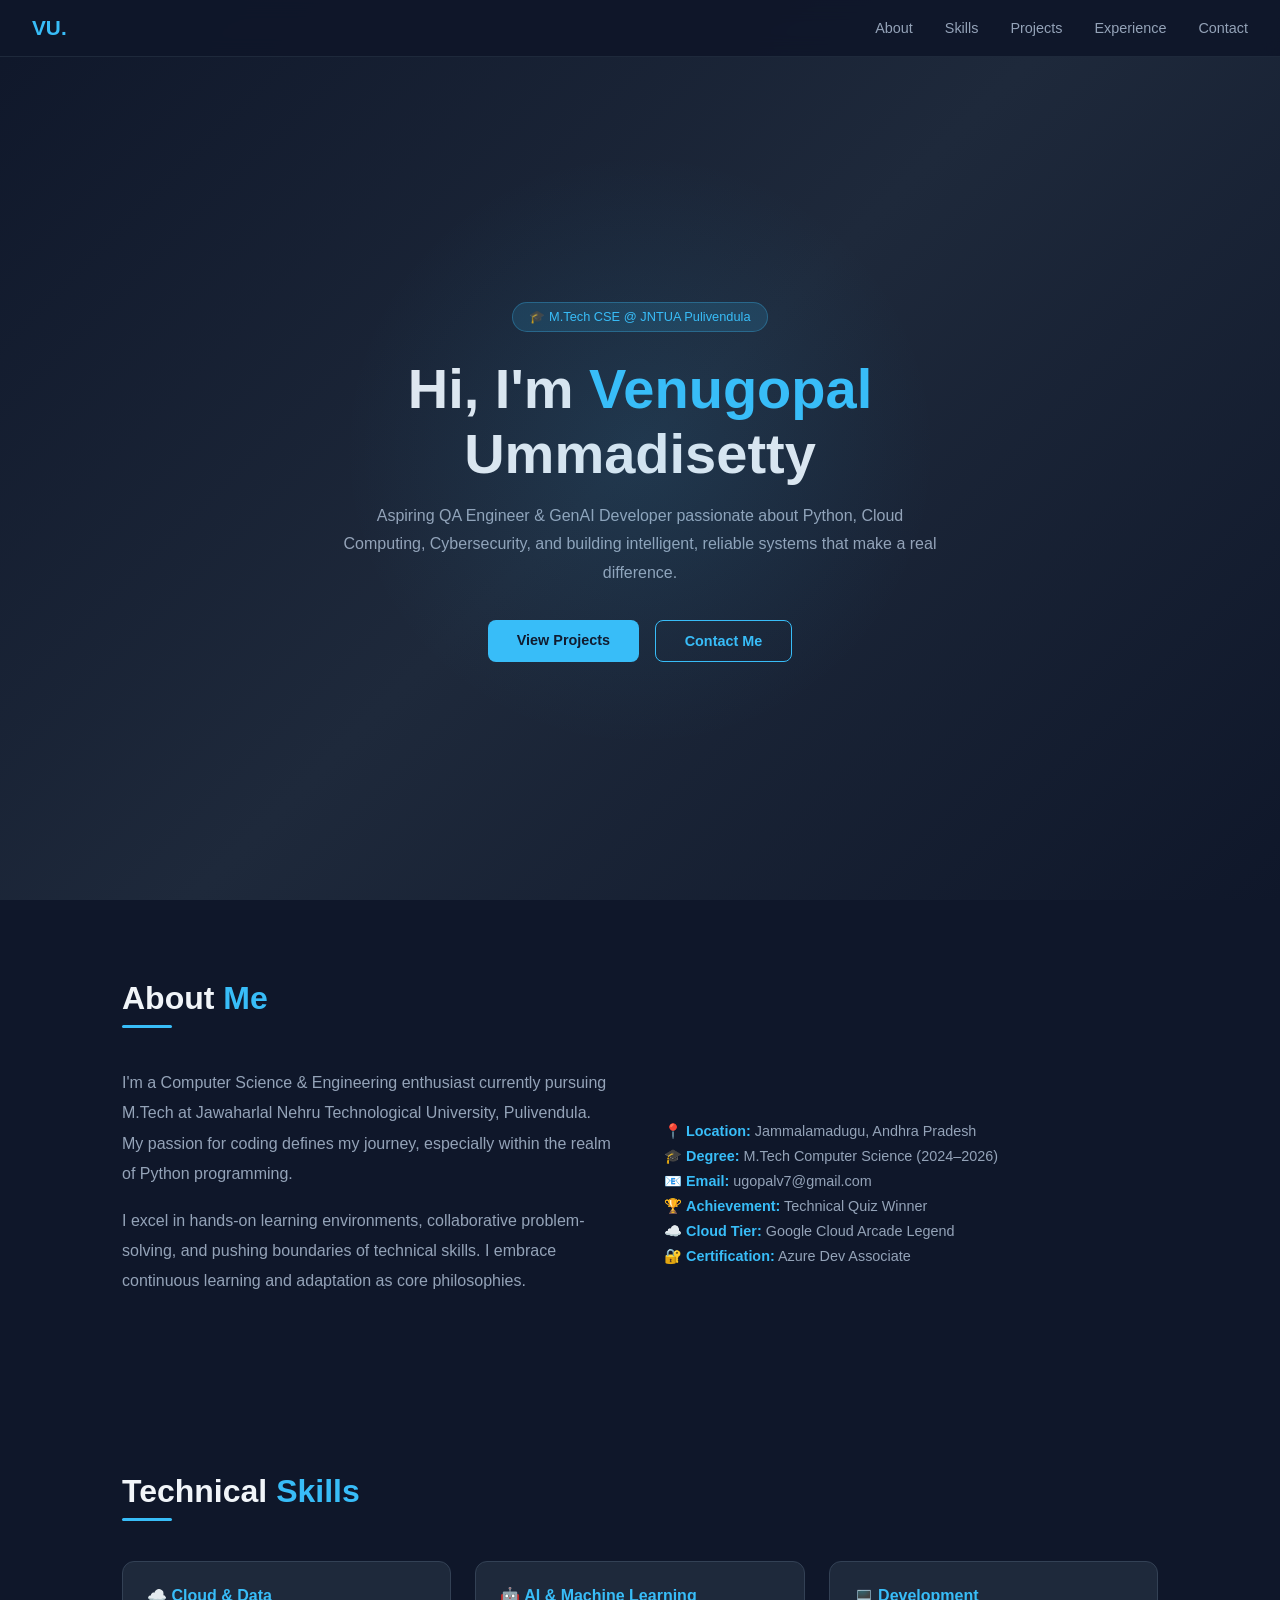
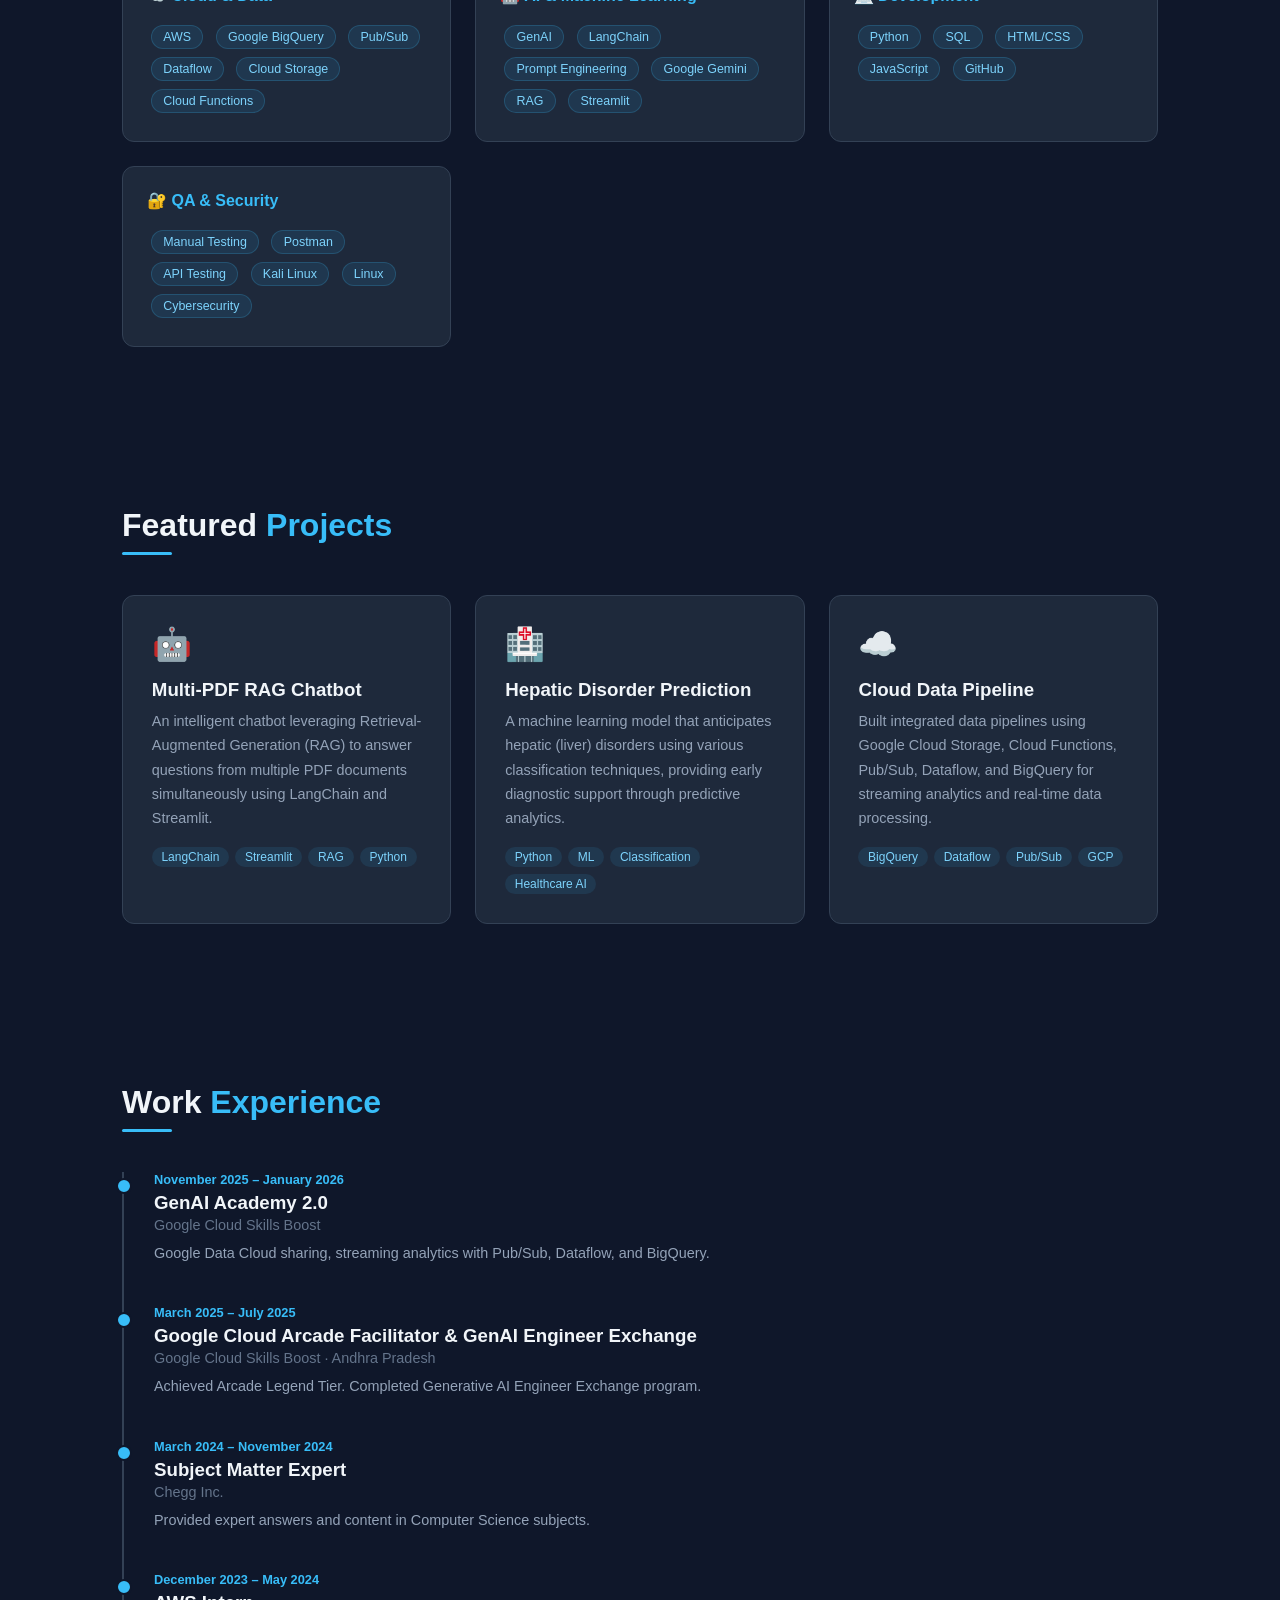
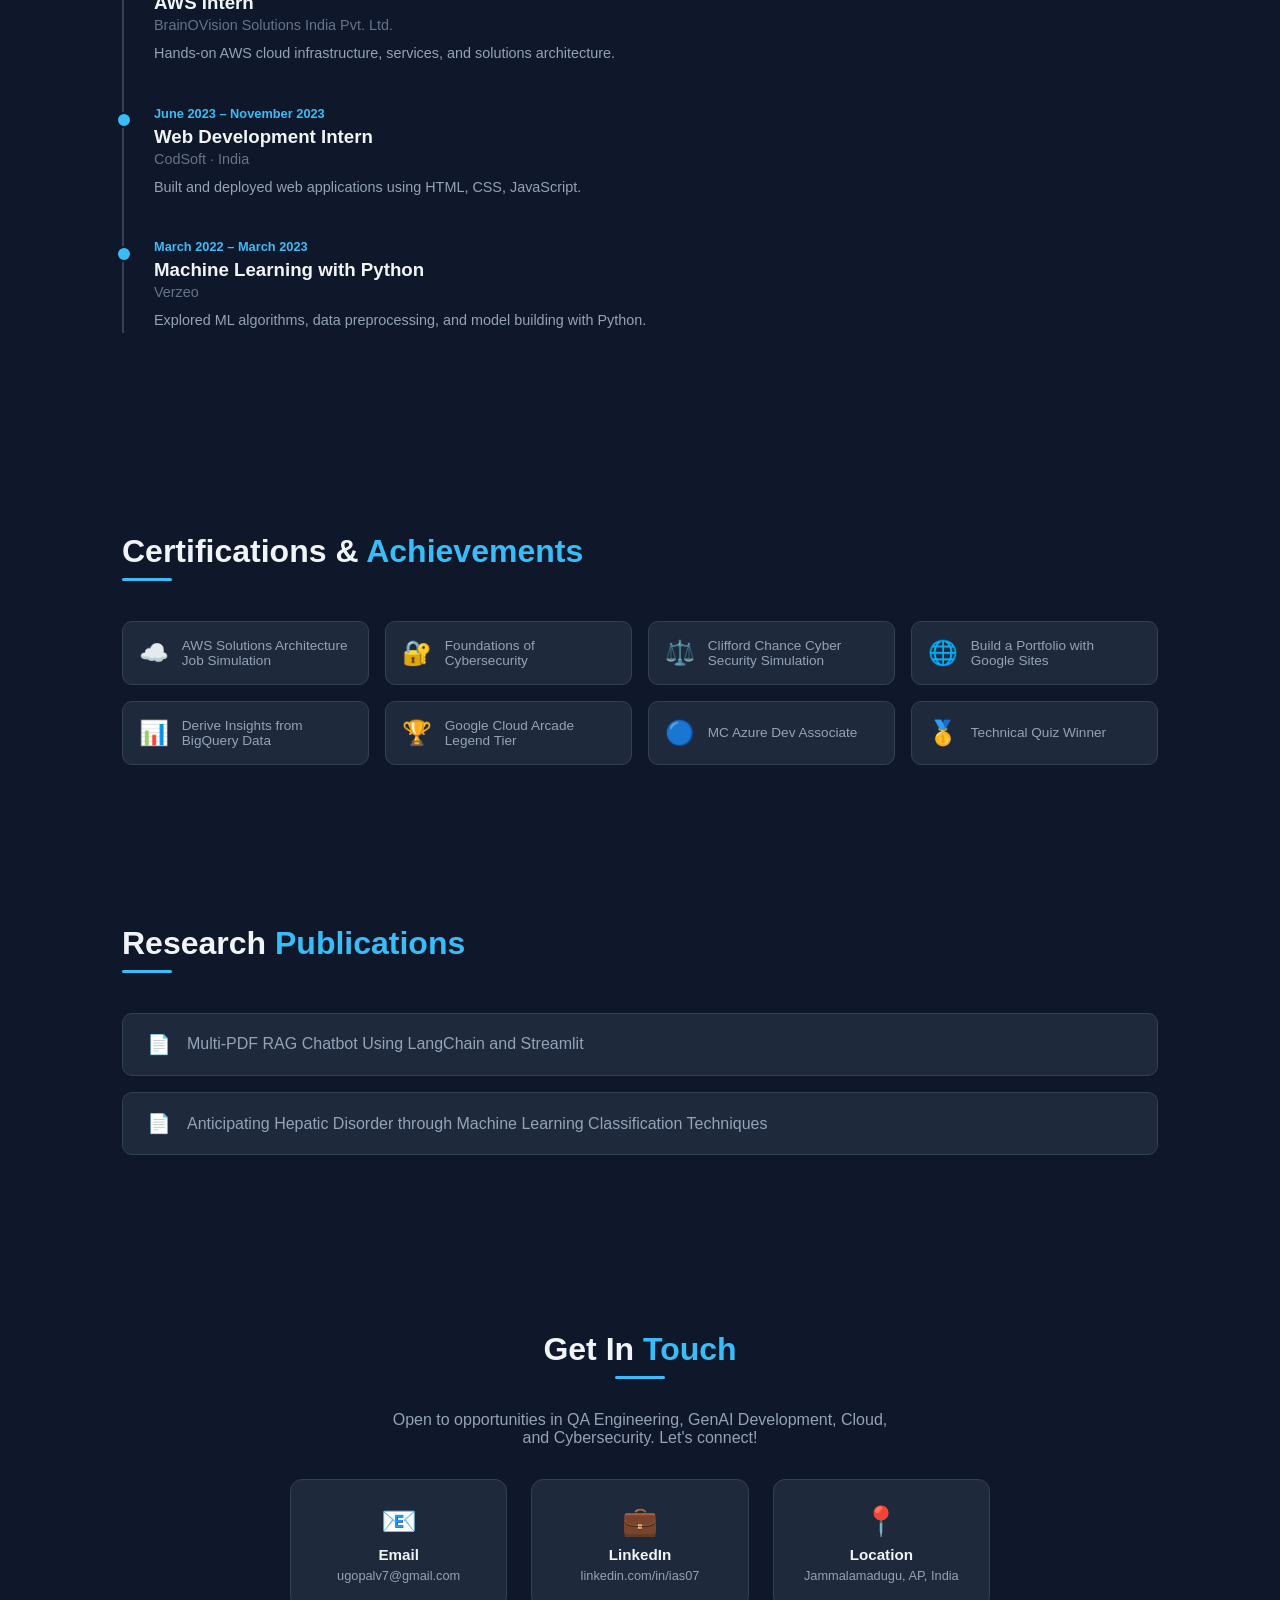
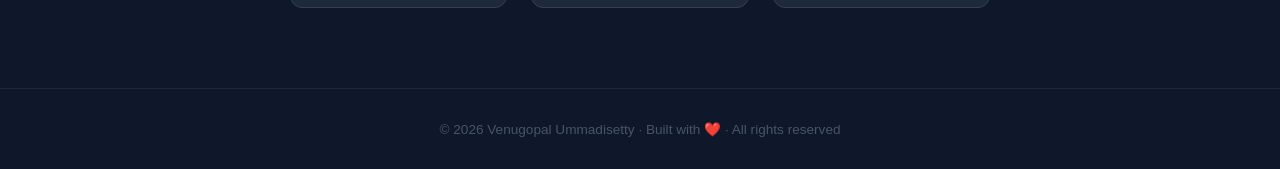
<file: main.html>
<!DOCTYPE html>
<html lang="en">
<head>
  <meta charset="UTF-8"/>
  <meta name="viewport" content="width=device-width, initial-scale=1.0"/>
  <title>Venugopal Ummadisetty | Portfolio</title>
  <style>
    * { margin: 0; padding: 0; box-sizing: border-box; }
    body { font-family: 'Segoe UI', sans-serif; background: #0f172a; color: #e2e8f0; }

    /* NAV */
    nav {
      position: fixed; top: 0; width: 100%;
      background: rgba(15,23,42,0.95);
      backdrop-filter: blur(10px);
      padding: 1rem 2rem;
      display: flex; justify-content: space-between; align-items: center;
      z-index: 1000; border-bottom: 1px solid #1e293b;
    }
    nav .logo { font-size: 1.3rem; font-weight: 700; color: #38bdf8; }
    nav ul { list-style: none; display: flex; gap: 2rem; }
    nav ul a { color: #94a3b8; text-decoration: none; font-size: 0.9rem; transition: color 0.3s; }
    nav ul a:hover { color: #38bdf8; }

    /* HERO */
    #hero {
      min-height: 100vh;
      display: flex; flex-direction: column;
      justify-content: center; align-items: center;
      text-align: center; padding: 6rem 2rem 2rem;
      background: linear-gradient(135deg, #0f172a 0%, #1e293b 50%, #0f172a 100%);
      position: relative; overflow: hidden;
    }
    #hero::before {
      content: '';
      position: absolute; width: 600px; height: 600px;
      background: radial-gradient(circle, rgba(56,189,248,0.1) 0%, transparent 70%);
      top: 50%; left: 50%; transform: translate(-50%, -50%);
    }
    .badge {
      background: rgba(56,189,248,0.15);
      border: 1px solid rgba(56,189,248,0.3);
      color: #38bdf8; padding: 0.4rem 1rem;
      border-radius: 999px; font-size: 0.8rem;
      margin-bottom: 1.5rem; display: inline-block;
    }
    #hero h1 { font-size: clamp(2rem, 5vw, 3.5rem); font-weight: 800; margin-bottom: 1rem; }
    #hero h1 span { color: #38bdf8; }
    #hero p { color: #94a3b8; max-width: 600px; line-height: 1.8; margin-bottom: 2rem; }
    .hero-btns { display: flex; gap: 1rem; flex-wrap: wrap; justify-content: center; }
    .btn {
      padding: 0.75rem 1.8rem; border-radius: 8px;
      font-size: 0.9rem; font-weight: 600;
      text-decoration: none; transition: all 0.3s; cursor: pointer;
    }
    .btn-primary { background: #38bdf8; color: #0f172a; }
    .btn-primary:hover { background: #0ea5e9; transform: translateY(-2px); }
    .btn-outline { border: 1px solid #38bdf8; color: #38bdf8; background: transparent; }
    .btn-outline:hover { background: rgba(56,189,248,0.1); transform: translateY(-2px); }

    /* SECTIONS */
    section { padding: 5rem 2rem; max-width: 1100px; margin: 0 auto; }
    h2.section-title {
      font-size: 2rem; font-weight: 700;
      margin-bottom: 0.5rem; color: #f1f5f9;
    }
    h2.section-title span { color: #38bdf8; }
    .section-line {
      width: 50px; height: 3px;
      background: #38bdf8; margin-bottom: 2.5rem;
      border-radius: 2px;
    }

    /* ABOUT */
    #about .about-grid {
      display: grid; grid-template-columns: 1fr 1fr; gap: 3rem; align-items: center;
    }
    #about p { color: #94a3b8; line-height: 1.9; margin-bottom: 1rem; }
    .info-list { list-style: none; margin-top: 1rem; }
    .info-list li { color: #94a3b8; margin-bottom: 0.5rem; font-size: 0.9rem; }
    .info-list li span { color: #38bdf8; font-weight: 600; }

    /* SKILLS */
    #skills { background: #0f172a; }
    .skills-grid { display: grid; grid-template-columns: repeat(auto-fit, minmax(250px, 1fr)); gap: 1.5rem; }
    .skill-card {
      background: #1e293b; border: 1px solid #334155;
      border-radius: 12px; padding: 1.5rem;
      transition: border-color 0.3s, transform 0.3s;
    }
    .skill-card:hover { border-color: #38bdf8; transform: translateY(-4px); }
    .skill-card h3 { color: #38bdf8; margin-bottom: 1rem; font-size: 1rem; }
    .skill-tag {
      display: inline-block; background: rgba(56,189,248,0.1);
      color: #7dd3fc; border: 1px solid rgba(56,189,248,0.2);
      padding: 0.25rem 0.7rem; border-radius: 999px;
      font-size: 0.78rem; margin: 0.25rem;
    }

    /* PROJECTS */
    .projects-grid { display: grid; grid-template-columns: repeat(auto-fit, minmax(320px, 1fr)); gap: 1.5rem; }
    .project-card {
      background: #1e293b; border: 1px solid #334155;
      border-radius: 12px; padding: 1.8rem;
      transition: border-color 0.3s, transform 0.3s;
    }
    .project-card:hover { border-color: #38bdf8; transform: translateY(-4px); }
    .project-icon { font-size: 2rem; margin-bottom: 1rem; }
    .project-card h3 { color: #f1f5f9; margin-bottom: 0.5rem; }
    .project-card p { color: #94a3b8; font-size: 0.9rem; line-height: 1.7; margin-bottom: 1rem; }
    .project-tags { display: flex; flex-wrap: wrap; gap: 0.4rem; }
    .project-tag {
      background: rgba(56,189,248,0.1); color: #7dd3fc;
      padding: 0.2rem 0.6rem; border-radius: 999px; font-size: 0.75rem;
    }

    /* EXPERIENCE */
    .timeline { position: relative; padding-left: 2rem; }
    .timeline::before {
      content: ''; position: absolute; left: 0; top: 0; bottom: 0;
      width: 2px; background: #334155;
    }
    .timeline-item { position: relative; margin-bottom: 2.5rem; }
    .timeline-item::before {
      content: ''; position: absolute;
      left: -2.4rem; top: 0.4rem;
      width: 12px; height: 12px;
      border-radius: 50%; background: #38bdf8;
      border: 2px solid #0f172a;
    }
    .timeline-item .date {
      color: #38bdf8; font-size: 0.8rem;
      font-weight: 600; margin-bottom: 0.3rem;
    }
    .timeline-item h3 { color: #f1f5f9; margin-bottom: 0.2rem; }
    .timeline-item .company { color: #64748b; font-size: 0.9rem; margin-bottom: 0.5rem; }
    .timeline-item p { color: #94a3b8; font-size: 0.9rem; line-height: 1.7; }

    /* CERTIFICATIONS */
    .cert-grid { display: grid; grid-template-columns: repeat(auto-fit, minmax(200px, 1fr)); gap: 1rem; }
    .cert-card {
      background: #1e293b; border: 1px solid #334155;
      border-radius: 10px; padding: 1rem;
      display: flex; align-items: center; gap: 0.8rem;
      transition: border-color 0.3s;
    }
    .cert-card:hover { border-color: #38bdf8; }
    .cert-icon { font-size: 1.5rem; }
    .cert-card span { color: #94a3b8; font-size: 0.85rem; }

    /* PUBLICATIONS */
    .pub-list { list-style: none; }
    .pub-list li {
      background: #1e293b; border: 1px solid #334155;
      border-radius: 10px; padding: 1.2rem 1.5rem;
      margin-bottom: 1rem; color: #94a3b8;
      display: flex; align-items: center; gap: 1rem;
      transition: border-color 0.3s;
    }
    .pub-list li:hover { border-color: #38bdf8; }
    .pub-list li::before { content: '📄'; font-size: 1.2rem; }

    /* CONTACT */
    #contact { text-align: center; }
    .contact-grid {
      display: grid; grid-template-columns: repeat(auto-fit, minmax(200px, 1fr));
      gap: 1.5rem; margin-top: 2rem;
    }
    .contact-card {
      background: #1e293b; border: 1px solid #334155;
      border-radius: 12px; padding: 1.5rem;
      transition: border-color 0.3s, transform 0.3s;
      text-decoration: none;
    }
    .contact-card:hover { border-color: #38bdf8; transform: translateY(-4px); }
    .contact-card .icon { font-size: 1.8rem; margin-bottom: 0.5rem; }
    .contact-card h3 { color: #f1f5f9; margin-bottom: 0.3rem; font-size: 0.95rem; }
    .contact-card p { color: #94a3b8; font-size: 0.8rem; }

    /* FOOTER */
    footer {
      text-align: center; padding: 2rem;
      border-top: 1px solid #1e293b;
      color: #475569; font-size: 0.85rem;
    }

    @media (max-width: 768px) {
      #about .about-grid { grid-template-columns: 1fr; }
      nav ul { display: none; }
    }
  </style>
</head>
<body>

<!-- NAV -->
<nav>
  <div class="logo">VU.</div>
  <ul>
    <li><a href="#about">About</a></li>
    <li><a href="#skills">Skills</a></li>
    <li><a href="#projects">Projects</a></li>
    <li><a href="#experience">Experience</a></li>
    <li><a href="#contact">Contact</a></li>
  </ul>
</nav>

<!-- HERO -->
<div id="hero">
  <div class="badge">🎓 M.Tech CSE @ JNTUA Pulivendula</div>
  <h1>Hi, I'm <span>Venugopal</span><br/>Ummadisetty</h1>
  <p>
    Aspiring QA Engineer & GenAI Developer passionate about Python, Cloud Computing,
    Cybersecurity, and building intelligent, reliable systems that make a real difference.
  </p>
  <div class="hero-btns">
    <a href="#projects" class="btn btn-primary">View Projects</a>
    <a href="#contact" class="btn btn-outline">Contact Me</a>
  </div>
</div>

<!-- ABOUT -->
<section id="about">
  <h2 class="section-title">About <span>Me</span></h2>
  <div class="section-line"></div>
  <div class="about-grid">
    <div>
      <p>
        I'm a Computer Science & Engineering enthusiast currently pursuing M.Tech at
        Jawaharlal Nehru Technological University, Pulivendula. My passion for coding
        defines my journey, especially within the realm of Python programming.
      </p>
      <p>
        I excel in hands-on learning environments, collaborative problem-solving, and
        pushing boundaries of technical skills. I embrace continuous learning and
        adaptation as core philosophies.
      </p>
    </div>
    <ul class="info-list">
      <li>📍 <span>Location:</span> Jammalamadugu, Andhra Pradesh</li>
      <li>🎓 <span>Degree:</span> M.Tech Computer Science (2024–2026)</li>
      <li>📧 <span>Email:</span> ugopalv7@gmail.com</li>
      <li>🏆 <span>Achievement:</span> Technical Quiz Winner</li>
      <li>☁️ <span>Cloud Tier:</span> Google Cloud Arcade Legend</li>
      <li>🔐 <span>Certification:</span> Azure Dev Associate</li>
    </ul>
  </div>
</section>

<!-- SKILLS -->
<section id="skills">
  <h2 class="section-title">Technical <span>Skills</span></h2>
  <div class="section-line"></div>
  <div class="skills-grid">
    <div class="skill-card">
      <h3>☁️ Cloud & Data</h3>
      <span class="skill-tag">AWS</span>
      <span class="skill-tag">Google BigQuery</span>
      <span class="skill-tag">Pub/Sub</span>
      <span class="skill-tag">Dataflow</span>
      <span class="skill-tag">Cloud Storage</span>
      <span class="skill-tag">Cloud Functions</span>
    </div>
    <div class="skill-card">
      <h3>🤖 AI & Machine Learning</h3>
      <span class="skill-tag">GenAI</span>
      <span class="skill-tag">LangChain</span>
      <span class="skill-tag">Prompt Engineering</span>
      <span class="skill-tag">Google Gemini</span>
      <span class="skill-tag">RAG</span>
      <span class="skill-tag">Streamlit</span>
    </div>
    <div class="skill-card">
      <h3>💻 Development</h3>
      <span class="skill-tag">Python</span>
      <span class="skill-tag">SQL</span>
      <span class="skill-tag">HTML/CSS</span>
      <span class="skill-tag">JavaScript</span>
      <span class="skill-tag">GitHub</span>
    </div>
    <div class="skill-card">
      <h3>🔐 QA & Security</h3>
      <span class="skill-tag">Manual Testing</span>
      <span class="skill-tag">Postman</span>
      <span class="skill-tag">API Testing</span>
      <span class="skill-tag">Kali Linux</span>
      <span class="skill-tag">Linux</span>
      <span class="skill-tag">Cybersecurity</span>
    </div>
  </div>
</section>

<!-- PROJECTS -->
<section id="projects">
  <h2 class="section-title">Featured <span>Projects</span></h2>
  <div class="section-line"></div>
  <div class="projects-grid">
    <div class="project-card">
      <div class="project-icon">🤖</div>
      <h3>Multi-PDF RAG Chatbot</h3>
      <p>
        An intelligent chatbot leveraging Retrieval-Augmented Generation (RAG) to
        answer questions from multiple PDF documents simultaneously using LangChain
        and Streamlit.
      </p>
      <div class="project-tags">
        <span class="project-tag">LangChain</span>
        <span class="project-tag">Streamlit</span>
        <span class="project-tag">RAG</span>
        <span class="project-tag">Python</span>
      </div>
    </div>
    <div class="project-card">
      <div class="project-icon">🏥</div>
      <h3>Hepatic Disorder Prediction</h3>
      <p>
        A machine learning model that anticipates hepatic (liver) disorders using
        various classification techniques, providing early diagnostic support
        through predictive analytics.
      </p>
      <div class="project-tags">
        <span class="project-tag">Python</span>
        <span class="project-tag">ML</span>
        <span class="project-tag">Classification</span>
        <span class="project-tag">Healthcare AI</span>
      </div>
    </div>
    <div class="project-card">
      <div class="project-icon">☁️</div>
      <h3>Cloud Data Pipeline</h3>
      <p>
        Built integrated data pipelines using Google Cloud Storage, Cloud Functions,
        Pub/Sub, Dataflow, and BigQuery for streaming analytics and real-time
        data processing.
      </p>
      <div class="project-tags">
        <span class="project-tag">BigQuery</span>
        <span class="project-tag">Dataflow</span>
        <span class="project-tag">Pub/Sub</span>
        <span class="project-tag">GCP</span>
      </div>
    </div>
  </div>
</section>

<!-- EXPERIENCE -->
<section id="experience">
  <h2 class="section-title">Work <span>Experience</span></h2>
  <div class="section-line"></div>
  <div class="timeline">
    <div class="timeline-item">
      <div class="date">November 2025 – January 2026</div>
      <h3>GenAI Academy 2.0</h3>
      <div class="company">Google Cloud Skills Boost</div>
      <p>Google Data Cloud sharing, streaming analytics with Pub/Sub, Dataflow, and BigQuery.</p>
    </div>
    <div class="timeline-item">
      <div class="date">March 2025 – July 2025</div>
      <h3>Google Cloud Arcade Facilitator & GenAI Engineer Exchange</h3>
      <div class="company">Google Cloud Skills Boost · Andhra Pradesh</div>
      <p>Achieved Arcade Legend Tier. Completed Generative AI Engineer Exchange program.</p>
    </div>
    <div class="timeline-item">
      <div class="date">March 2024 – November 2024</div>
      <h3>Subject Matter Expert</h3>
      <div class="company">Chegg Inc.</div>
      <p>Provided expert answers and content in Computer Science subjects.</p>
    </div>
    <div class="timeline-item">
      <div class="date">December 2023 – May 2024</div>
      <h3>AWS Intern</h3>
      <div class="company">BrainOVision Solutions India Pvt. Ltd.</div>
      <p>Hands-on AWS cloud infrastructure, services, and solutions architecture.</p>
    </div>
    <div class="timeline-item">
      <div class="date">June 2023 – November 2023</div>
      <h3>Web Development Intern</h3>
      <div class="company">CodSoft · India</div>
      <p>Built and deployed web applications using HTML, CSS, JavaScript.</p>
    </div>
    <div class="timeline-item">
      <div class="date">March 2022 – March 2023</div>
      <h3>Machine Learning with Python</h3>
      <div class="company">Verzeo</div>
      <p>Explored ML algorithms, data preprocessing, and model building with Python.</p>
    </div>
  </div>
</section>

<!-- CERTIFICATIONS -->
<section id="certifications">
  <h2 class="section-title">Certifications & <span>Achievements</span></h2>
  <div class="section-line"></div>
  <div class="cert-grid">
    <div class="cert-card"><div class="cert-icon">☁️</div><span>AWS Solutions Architecture Job Simulation</span></div>
    <div class="cert-card"><div class="cert-icon">🔐</div><span>Foundations of Cybersecurity</span></div>
    <div class="cert-card"><div class="cert-icon">⚖️</div><span>Clifford Chance Cyber Security Simulation</span></div>
    <div class="cert-card"><div class="cert-icon">🌐</div><span>Build a Portfolio with Google Sites</span></div>
    <div class="cert-card"><div class="cert-icon">📊</div><span>Derive Insights from BigQuery Data</span></div>
    <div class="cert-card"><div class="cert-icon">🏆</div><span>Google Cloud Arcade Legend Tier</span></div>
    <div class="cert-card"><div class="cert-icon">🔵</div><span>MC Azure Dev Associate</span></div>
    <div class="cert-card"><div class="cert-icon">🥇</div><span>Technical Quiz Winner</span></div>
  </div>
</section>

<!-- PUBLICATIONS -->
<section id="publications">
  <h2 class="section-title">Research <span>Publications</span></h2>
  <div class="section-line"></div>
  <ul class="pub-list">
    <li>Multi-PDF RAG Chatbot Using LangChain and Streamlit</li>
    <li>Anticipating Hepatic Disorder through Machine Learning Classification Techniques</li>
  </ul>
</section>

<!-- CONTACT -->
<section id="contact">
  <h2 class="section-title">Get In <span>Touch</span></h2>
  <div class="section-line" style="margin: 0 auto 2rem;"></div>
  <p style="color:#94a3b8; max-width:500px; margin: 0 auto 2rem;">
    Open to opportunities in QA Engineering, GenAI Development, Cloud, and Cybersecurity.
    Let's connect!
  </p>
  <div class="contact-grid" style="max-width:700px; margin: 0 auto;">
    <a href="mailto:ugopalv7@gmail.com" class="contact-card">
      <div class="icon">📧</div>
      <h3>Email</h3>
      <p>ugopalv7@gmail.com</p>
    </a>
    <a href="https://www.linkedin.com/in/ias07" target="_blank" class="contact-card">
      <div class="icon">💼</div>
      <h3>LinkedIn</h3>
      <p>linkedin.com/in/ias07</p>
    </a>
    <a href="#" class="contact-card">
      <div class="icon">📍</div>
      <h3>Location</h3>
      <p>Jammalamadugu, AP, India</p>
    </a>
  </div>
</section>

<!-- FOOTER -->
<footer>
  <p>© 2026 Venugopal Ummadisetty · Built with ❤️ · All rights reserved</p>
</footer>

</body>
</html>
</file>
